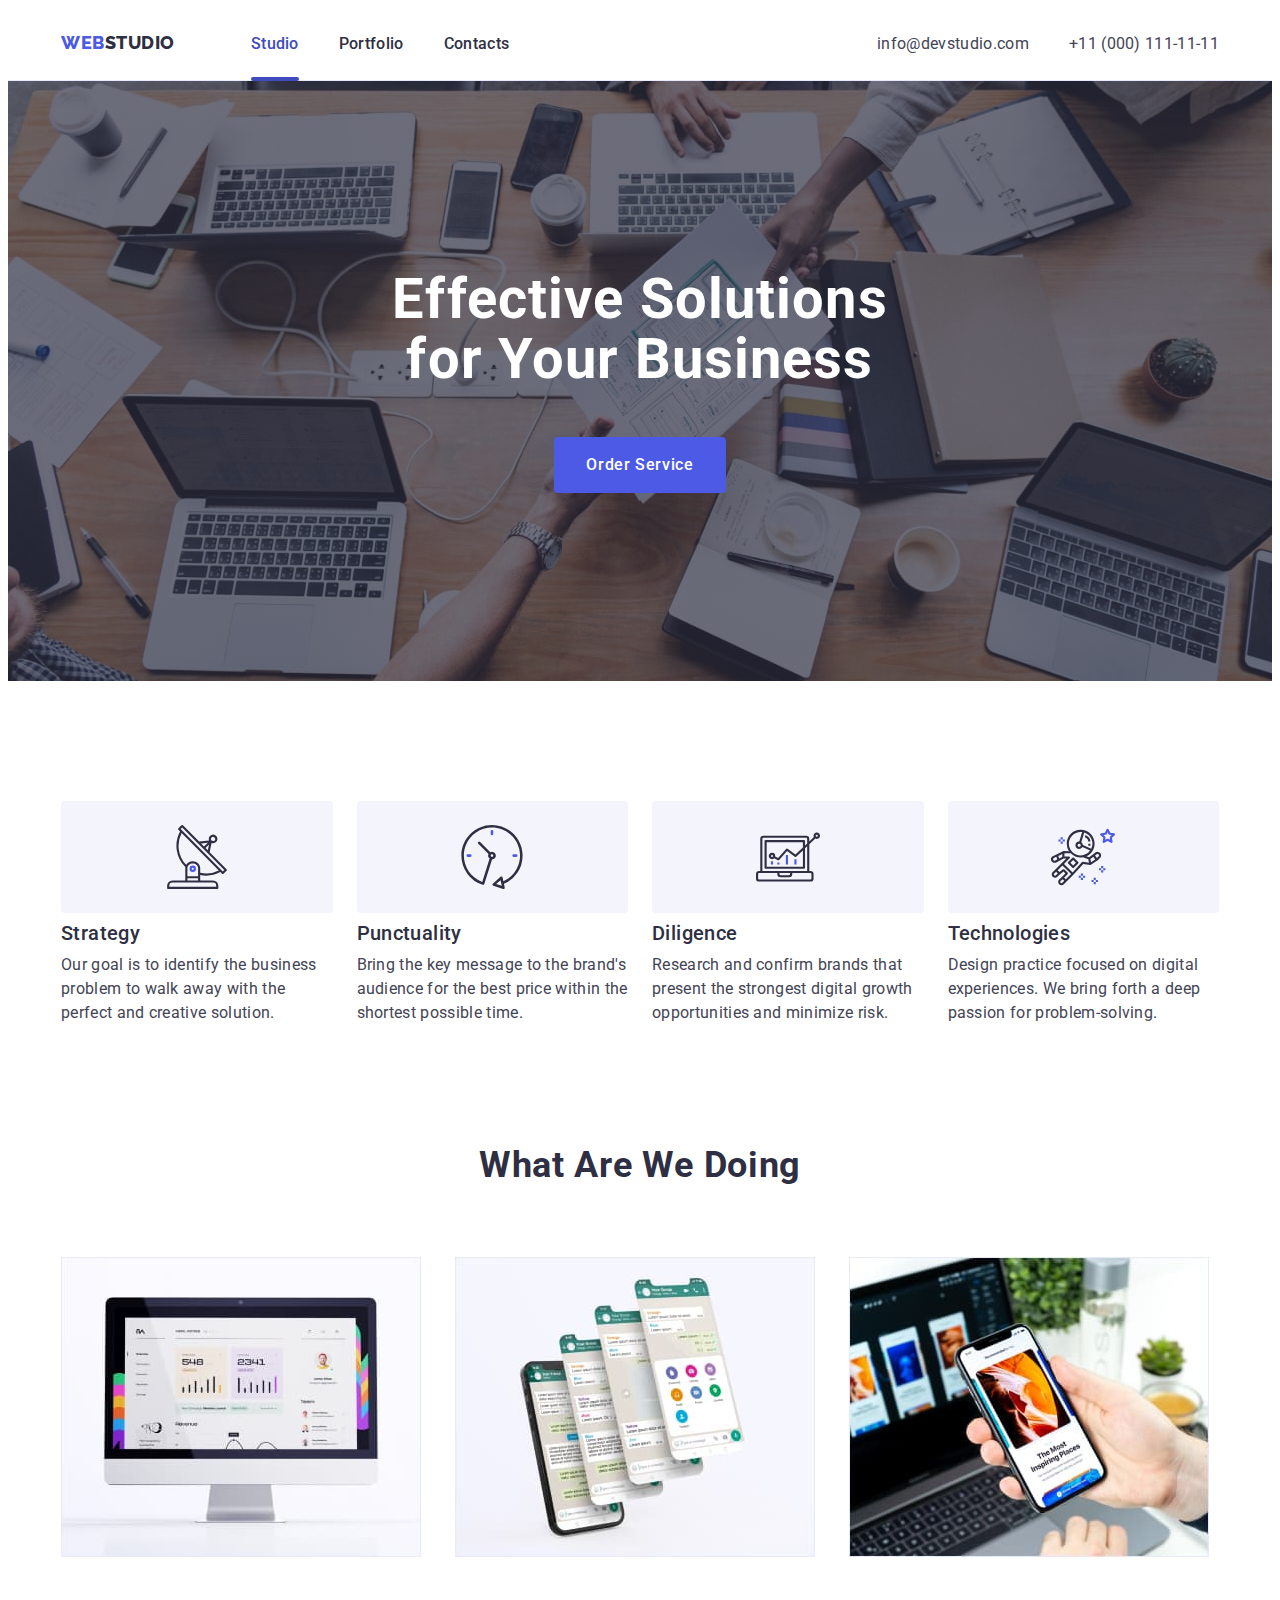
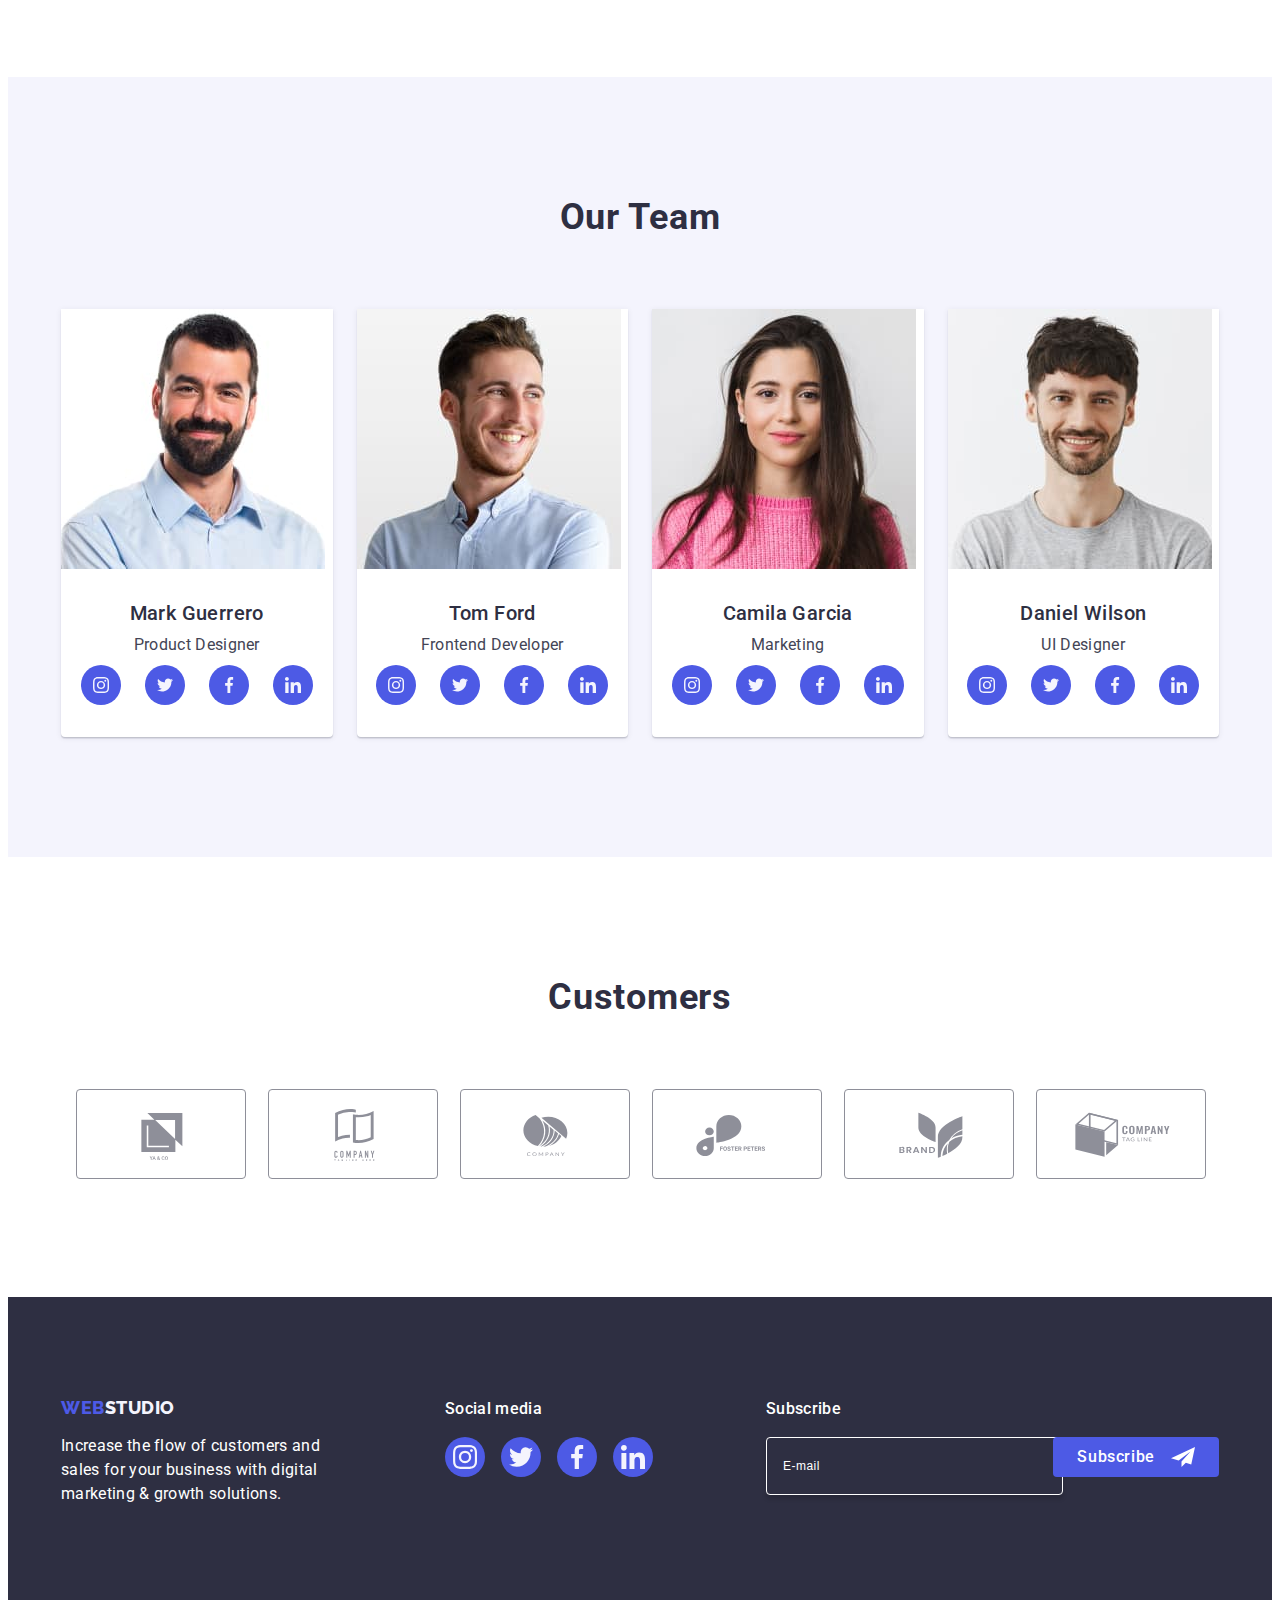
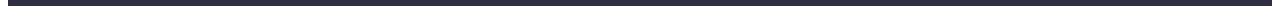
<file: index.html>
<!DOCTYPE html>
<html lang="en">

<head>
    <meta charset="UTF-8">
    <meta name="viewport" content="width=device-width, initial-scale=1.0">

    <title>WEBSTUDIO</title>

    <link rel="preconnect" href="https://fonts.googleapis.com">
    <link rel="preconnect" href="https://fonts.gstatic.com" crossorigin>
    <link
        href="https://fonts.googleapis.com/css2?family=Raleway:wght@800&family=Roboto:wght@400;500;700;900&display=swap"
        rel="stylesheet">
    <link rel="stylesheet" href="https://cdnjs.cloudflare.com/ajax/libs/modern-normalize/2.0.0/modern-normalize.min.css"
        integrity="sha512-4xo8blKMVCiXpTaLzQSLSw3KFOVPWhm/TRtuPVc4WG6kUgjH6J03IBuG7JZPkcWMxJ5huwaBpOpnwYElP/m6wg=="
        crossorigin="anonymous" referrerpolicy="no-referrer" />
    <link href="./css/styles.css" rel="stylesheet">
</head>

<body>
    <header>
        <div class="container flex space-between">
            <nav class="flex">
                <a class="logo raleway-font iris nav-link" href="./index.html">WEB<span
                        class="navy-blue">STUDIO</span></a>

                <ul class="medium navy-blue flex">
                    <li><a class="nav-link navy-blue current" href="./index.html">Studio</a></li>
                    <li><a class="nav-link navy-blue" href="./portfolio.html">Portfolio</a></li>
                    <li><a class="nav-link navy-blue" href="">Contacts</a></li>
                </ul>
            </nav>

            <address class="address">
                <ul class="flex">
                    <li><a class="nav-link slate" href="mailto:info@devstudio.com">info@devstudio.com</a></li>
                    <li><a class="nav-link slate" href="tel:+110001111111">+11 (000) 111-11-11</a></li>
                </ul>
            </address>
        </div>
    </header>
    <main>
        <section class="section main-section white">
            <div class="container">
                <h1 class="white main-title">Effective Solutions for Your Business</h1>

                <button class="base-button order-button" type="button" data-modal-open>Order Service</button>
            </div>
        </section>
        <section class="section advantages-section">
            <div class="container">
                <h2 class="title visually-hidden">Advantages</h2>
                <ul class="flex advantages">
                    <li class="list-item">
                        <div class="advantage-icon-container">
                            <svg class="advantage-icon" width="64" height="64">
                                <use href="./images/icons.svg#icon-antenna"></use>
                            </svg>
                        </div>
                        <h3 class="sub-title">Strategy</h3>
                        <p>Our goal is to identify the business problem to walk away with the perfect and creative
                            solution.
                        </p>
                    </li>
                    <li class="list-item">
                        <div class="advantage-icon-container">
                            <svg class="advantage-icon" width="64" height="64">
                                <use href="./images/icons.svg#icon-clock"></use>
                            </svg>
                        </div>
                        <h3 class="sub-title">Punctuality</h3>
                        <p>Bring the key message to the brand's audience for the best price within the shortest possible
                            time.</p>
                    </li>
                    <li class="list-item">
                        <div class="advantage-icon-container">
                            <svg class="advantage-icon" width="64" height="64">
                                <use href="./images/icons.svg#icon-diagram"></use>
                            </svg>
                        </div>
                        <h3 class="sub-title">Diligence</h3>
                        <p>Research and confirm brands that present the strongest digital growth opportunities and
                            minimize
                            risk.</p>
                    </li>
                    <li class="list-item">
                        <div class="advantage-icon-container">
                            <svg class="advantage-icon" width="64" height="64">
                                <use href="./images/icons.svg#icon-astronaut"></use>
                            </svg>
                        </div>
                        <h3 class="sub-title">Technologies</h3>
                        <p>Design practice focused on digital experiences. We bring forth a deep passion for
                            problem-solving.</p>
                    </li>
                </ul>
            </div>
        </section>
        <section class="section doing-section">
            <div class="container">
                <h2 class="title">What are we doing</h2>
                <ul class="doing-list">
                    <li class="list-item">
                        <img src="./images/doing_1.jpg" alt="image of the user's analytical data" width="360">
                    </li>
                    <li class="list-item">
                        <img src="./images/doing_2.jpg" alt="mobile chat data image" width="360">
                    </li>
                    <li class="list-item">
                        <img src="./images/doing_3.jpg" alt="image responsive design for PC and mobile devices"
                            width="360">
                    </li>
                </ul>
            </div>
        </section>
        <section class="section cloud-bg team-section">
            <div class="container">
                <h2 class="title">Our Team</h2>
                <ul class="team">
                    <li class="team-card list-item">
                        <img src="./images/avatar/mark.jpg" alt="" width="264">
                        <div class="team-card-description">
                            <h3 class="sub-title">Mark Guerrero</h3>
                            <p>Product Designer</p>
                            <ul class="socials">
                                <li class="social-item">
                                    <a class="social-link" href="https://www.instagram.com/" target="_blank"
                                        aria-label="Link to Instagram">
                                        <svg class="social-icon" width="16" height="16">
                                            <use href="./images/icons.svg#icon-instagram"></use>
                                        </svg>
                                    </a>
                                </li>

                                <li class="social-item">
                                    <a class="social-link" href="https://twitter.com/" target="_blank"
                                        aria-label="Link to Twitter">
                                        <svg class="social-icon" width="16" height="16">
                                            <use href="./images/icons.svg#icon-twitter"></use>
                                        </svg>
                                    </a>
                                </li>

                                <li class="social-item">
                                    <a class="social-link" href="https://www.facebook.com/" target="_blank"
                                        aria-label="Link to Facebook">
                                        <svg class="social-icon" width="16" height="16">
                                            <use href="./images/icons.svg#icon-facebook"></use>
                                        </svg>
                                    </a>
                                </li>

                                <li class="social-item">
                                    <a class="social-link" href="https://www.linkedin.com/" target="_blank"
                                        aria-label="Link to Linkedin">
                                        <svg class="social-icon" width="16" height="16">
                                            <use href="./images/icons.svg#icon-linkedin"></use>
                                        </svg>
                                    </a>
                                </li>
                            </ul>
                        </div>
                    </li>
                    <li class="team-card list-item">
                        <img src="./images/avatar/tom.jpg" alt="" width="264">
                        <div class="team-card-description">
                            <h3 class="sub-title">Tom Ford</h3>
                            <p>Frontend Developer</p>
                            <ul class="socials">
                                <li class="social-item">
                                    <a class="social-link" href="https://www.instagram.com/" target="_blank"
                                        aria-label="Link to Instagram">
                                        <svg class="social-icon" width="16" height="16">
                                            <use href="./images/icons.svg#icon-instagram"></use>
                                        </svg>
                                    </a>
                                </li>

                                <li class="social-item">
                                    <a class="social-link" href="https://twitter.com/" target="_blank"
                                        aria-label="Link to Twitter">
                                        <svg class="social-icon" width="16" height="16">
                                            <use href="./images/icons.svg#icon-twitter"></use>
                                        </svg>
                                    </a>
                                </li>

                                <li class="social-item">
                                    <a class="social-link" href="https://www.facebook.com/" target="_blank"
                                        aria-label="Link to Facebook">
                                        <svg class="social-icon" width="16" height="16">
                                            <use href="./images/icons.svg#icon-facebook"></use>
                                        </svg>
                                    </a>
                                </li>

                                <li class="social-item">
                                    <a class="social-link" href="https://www.linkedin.com/" target="_blank"
                                        aria-label="Link to Linkedin">
                                        <svg class="social-icon" width="16" height="16">
                                            <use href="./images/icons.svg#icon-linkedin"></use>
                                        </svg>
                                    </a>
                                </li>
                            </ul>
                        </div>
                    </li>
                    <li class="team-card list-item">
                        <img src="./images/avatar/camila.jpg" alt="" width="264">
                        <div class="team-card-description">
                            <h3 class="sub-title">Camila Garcia</h3>
                            <p>Marketing</p>
                            <ul class="socials">
                                <li class="social-item">
                                    <a class="social-link" href="https://www.instagram.com/" target="_blank"
                                        aria-label="Link to Instagram">
                                        <svg class="social-icon" width="16" height="16">
                                            <use href="./images/icons.svg#icon-instagram"></use>
                                        </svg>
                                    </a>
                                </li>

                                <li class="social-item">
                                    <a class="social-link" href="https://twitter.com/" target="_blank"
                                        aria-label="Link to Twitter">
                                        <svg class="social-icon" width="16" height="16">
                                            <use href="./images/icons.svg#icon-twitter"></use>
                                        </svg>
                                    </a>
                                </li>

                                <li class="social-item">
                                    <a class="social-link" href="https://www.facebook.com/" target="_blank"
                                        aria-label="Link to Facebook">
                                        <svg class="social-icon" width="16" height="16">
                                            <use href="./images/icons.svg#icon-facebook"></use>
                                        </svg>
                                    </a>
                                </li>

                                <li class="social-item">
                                    <a class="social-link" href="https://www.linkedin.com/" target="_blank"
                                        aria-label="Link to Linkedin">
                                        <svg class="social-icon" width="16" height="16">
                                            <use href="./images/icons.svg#icon-linkedin"></use>
                                        </svg>
                                    </a>
                                </li>
                            </ul>
                        </div>
                    </li>
                    <li class="team-card list-item">
                        <img src="./images/avatar/daniel.jpg" alt="" width="264">
                        <div class="team-card-description">
                            <h3 class="sub-title">Daniel Wilson</h3>
                            <p>UI Designer</p>
                            <ul class="socials">
                                <li class="social-item">
                                    <a class="social-link" href="https://www.instagram.com/" target="_blank"
                                        aria-label="Link to Instagram">
                                        <svg class="social-icon" width="16" height="16">
                                            <use href="./images/icons.svg#icon-instagram"></use>
                                        </svg>
                                    </a>
                                </li>

                                <li class="social-item">
                                    <a class="social-link" href="https://twitter.com/" target="_blank"
                                        aria-label="Link to Twitter">
                                        <svg class="social-icon" width="16" height="16">
                                            <use href="./images/icons.svg#icon-twitter"></use>
                                        </svg>
                                    </a>
                                </li>

                                <li class="social-item">
                                    <a class="social-link" href="https://www.facebook.com/" target="_blank"
                                        aria-label="Link to Facebook">
                                        <svg class="social-icon" width="16" height="16">
                                            <use href="./images/icons.svg#icon-facebook"></use>
                                        </svg>
                                    </a>
                                </li>

                                <li class="social-item">
                                    <a class="social-link" href="https://www.linkedin.com/" target="_blank"
                                        aria-label="Link to Linkedin">
                                        <svg class="social-icon" width="16" height="16">
                                            <use href="./images/icons.svg#icon-linkedin"></use>
                                        </svg>
                                    </a>
                                </li>
                            </ul>
                        </div>
                    </li>
                </ul>
            </div>
        </section>
        <section class="section customers-section">
            <div class="container">
                <h2 class="title">Customers</h2>
                <ul class="customers">
                    <li class="customer-item">
                        <a class="customer-link" href="#" target="_blank" aria-label="Link to Customer">
                            <svg class="customer-icon" width="104" height="56">
                                <use href="./images/icons.svg#icon-client-1"></use>
                            </svg>
                        </a>
                    </li>
                    <li class="customer-item">
                        <a class="customer-link" href="#" target="_blank" aria-label="Link to Customer">
                            <svg class="customer-icon" width="104" height="56">
                                <use href="./images/icons.svg#icon-client-2"></use>
                            </svg>
                        </a>
                    </li>
                    <li class="customer-item">
                        <a class="customer-link" href="#" target="_blank" aria-label="Link to Customer">
                            <svg class="customer-icon" width="104" height="56">
                                <use href="./images/icons.svg#icon-client-3"></use>
                            </svg>
                        </a>
                    </li>
                    <li class="customer-item">
                        <a class="customer-link" href="#" target="_blank" aria-label="Link to Customer">
                            <svg class="customer-icon" width="104" height="56">
                                <use href="./images/icons.svg#icon-client-4"></use>
                            </svg>
                        </a>
                    </li>
                    <li class="customer-item">
                        <a class="customer-link" href="#" target="_blank" aria-label="Link to Customer">
                            <svg class="customer-icon" width="104" height="56">
                                <use href="./images/icons.svg#icon-client-5"></use>
                            </svg>
                        </a>
                    </li>
                    <li class="customer-item">
                        <a class="customer-link" href="#" target="_blank" aria-label="Link to Customer">
                            <svg class="customer-icon" width="104" height="56">
                                <use href="./images/icons.svg#icon-client-6"></use>
                            </svg>
                        </a>
                    </li>
                </ul>
            </div>
        </section>
    </main>

    <footer class="footer navy-blue-bg white">
        <div class="container flex">
            <div class="studio-container">
                <a class="logo raleway-font iris" href="./index.html">WEB<span class="cloud">STUDIO</span></a>
                <p>Increase the flow of customers and sales for your business with digital marketing &amp; growth
                    solutions.
                </p>
            </div>
            <div class="socials-container">
                <div class="social-title">Social media</div>
                <ul class="socials">
                    <li class="social-item">
                        <a class="social-link" href="https://www.instagram.com/" target="_blank"
                            aria-label="Link to Instagram">
                            <svg class="social-icon" width="24" height="24">
                                <use href="./images/icons.svg#icon-instagram"></use>
                            </svg>
                        </a>
                    </li>

                    <li class="social-item">
                        <a class="social-link" href="https://twitter.com/" target="_blank" aria-label="Link to Twitter">
                            <svg class="social-icon" width="24" height="24">
                                <use href="./images/icons.svg#icon-twitter"></use>
                            </svg>
                        </a>
                    </li>

                    <li class="social-item">
                        <a class="social-link" href="https://www.facebook.com/" target="_blank"
                            aria-label="Link to Facebook">
                            <svg class="social-icon" width="24" height="24">
                                <use href="./images/icons.svg#icon-facebook"></use>
                            </svg>
                        </a>
                    </li>

                    <li class="social-item">
                        <a class="social-link" href="https://www.linkedin.com/" target="_blank"
                            aria-label="Link to Linkedin">
                            <svg class="social-icon" width="24" height="24">
                                <use href="./images/icons.svg#icon-linkedin"></use>
                            </svg>
                        </a>
                    </li>
                </ul>
            </div>
            <div class="footer-form-container">
                <div class="footer-form-title">Subscribe</div>
                <form class="footer-form-subscription" name="subscription_form">
                    <label class="footer-form-subscription-label">
                        <input class="footer-form-subscription-field" type="email" name="subscription_email" placeholder="E-mail">
                    </label>
                    <button class="base-button footer-form-subscription-btn" type="submit">
                        Subscribe
                        <svg class="footer-form-subscription-btn-icon" width="24" height="24">
                            <use href="./images/icons.svg#icon-plane"></use>
                        </svg>
                    </button>
                </form>
            </div>
        </div>
    </footer>

    <div class="backdrop is-hidden" data-modal>
        <div class="modal">
            <button class="modal-btn" type="button" data-modal-close>
                <svg class="modal-btn-icon" width="8" height="8">
                    <use href="./images/icons.svg#icon-close"></use>
                </svg>
            </button>
            <p class="modal-caption">
                <strong>Leave your contacts and we will call you back</strong>
            </p>
            <form class="modal-form" name="contact_form">
                <div class="modal-form-wrapper">
                    <label class="modal-form-label" for="contact_name">Name</label>
                    <div class="modal-form-field">
                        <input type="text" name="contact_name" id="contact-name" class="modal-form-input"/>
                        <svg class="modal-form-icon" width="18" height="24">
                            <use href="./images/icons.svg#icon-person"></use>
                        </svg>
                    </div>
                </div>

                <div class="modal-form-wrapper">
                    <label class="modal-form-label" for="contact_phone">Phone</label>
                    <div class="modal-form-field">
                        <input type="tel" name="contact_phone" id="contact-phone" class="modal-form-input"/>
                        <svg class="modal-form-icon" width="18" height="24">
                            <use href="./images/icons.svg#icon-phone"></use>
                        </svg>
                    </div>
                </div>

                <div class="modal-form-wrapper">
                    <label class="modal-form-label" for="contact_email">Email</label>
                    <div class="modal-form-field">
                        <input type="email" name="contact_email" id="contact-email" class="modal-form-input"/>
                        <svg class="modal-form-icon" width="18" height="24">
                            <use href="./images/icons.svg#icon-email"></use>
                        </svg>
                    </div>
                </div>

                <div class="modal-form-wrapper">
                    <label class="modal-form-label" for="contact_message">Comment</label>

                    <textarea name="contact_message" id="contact_message" rows="7" placeholder="Text input" class="modal-form-message"></textarea>
                </div>

                <div class="modal-form-agreement">                    
                    <label class="modal-form-agreement-desc" for="contact_agreement">
                        <input type="checkbox" name="contact_agreement" id="contact-agreement"/>
                        <span class="modal-form-agreement-checkbox">
                            <svg class="modal-form-agreement-icon" width="10" height="8">
                                <use href="./images/icons.svg#icon-checkmark"></use>
                            </svg>
                        </span>
                        I accept the terms and conditions of the
                        <a class="modal-form-agreement-link" href="#">Privacy Policy</a>
                    </label>                   
                </div>

                <button type="submit" class="base-button modal-form-btn">Send</button>
            </form>
        </div>
    </div>

    <script src="./js/modal.js"></script>
</body>

</html>
</file>
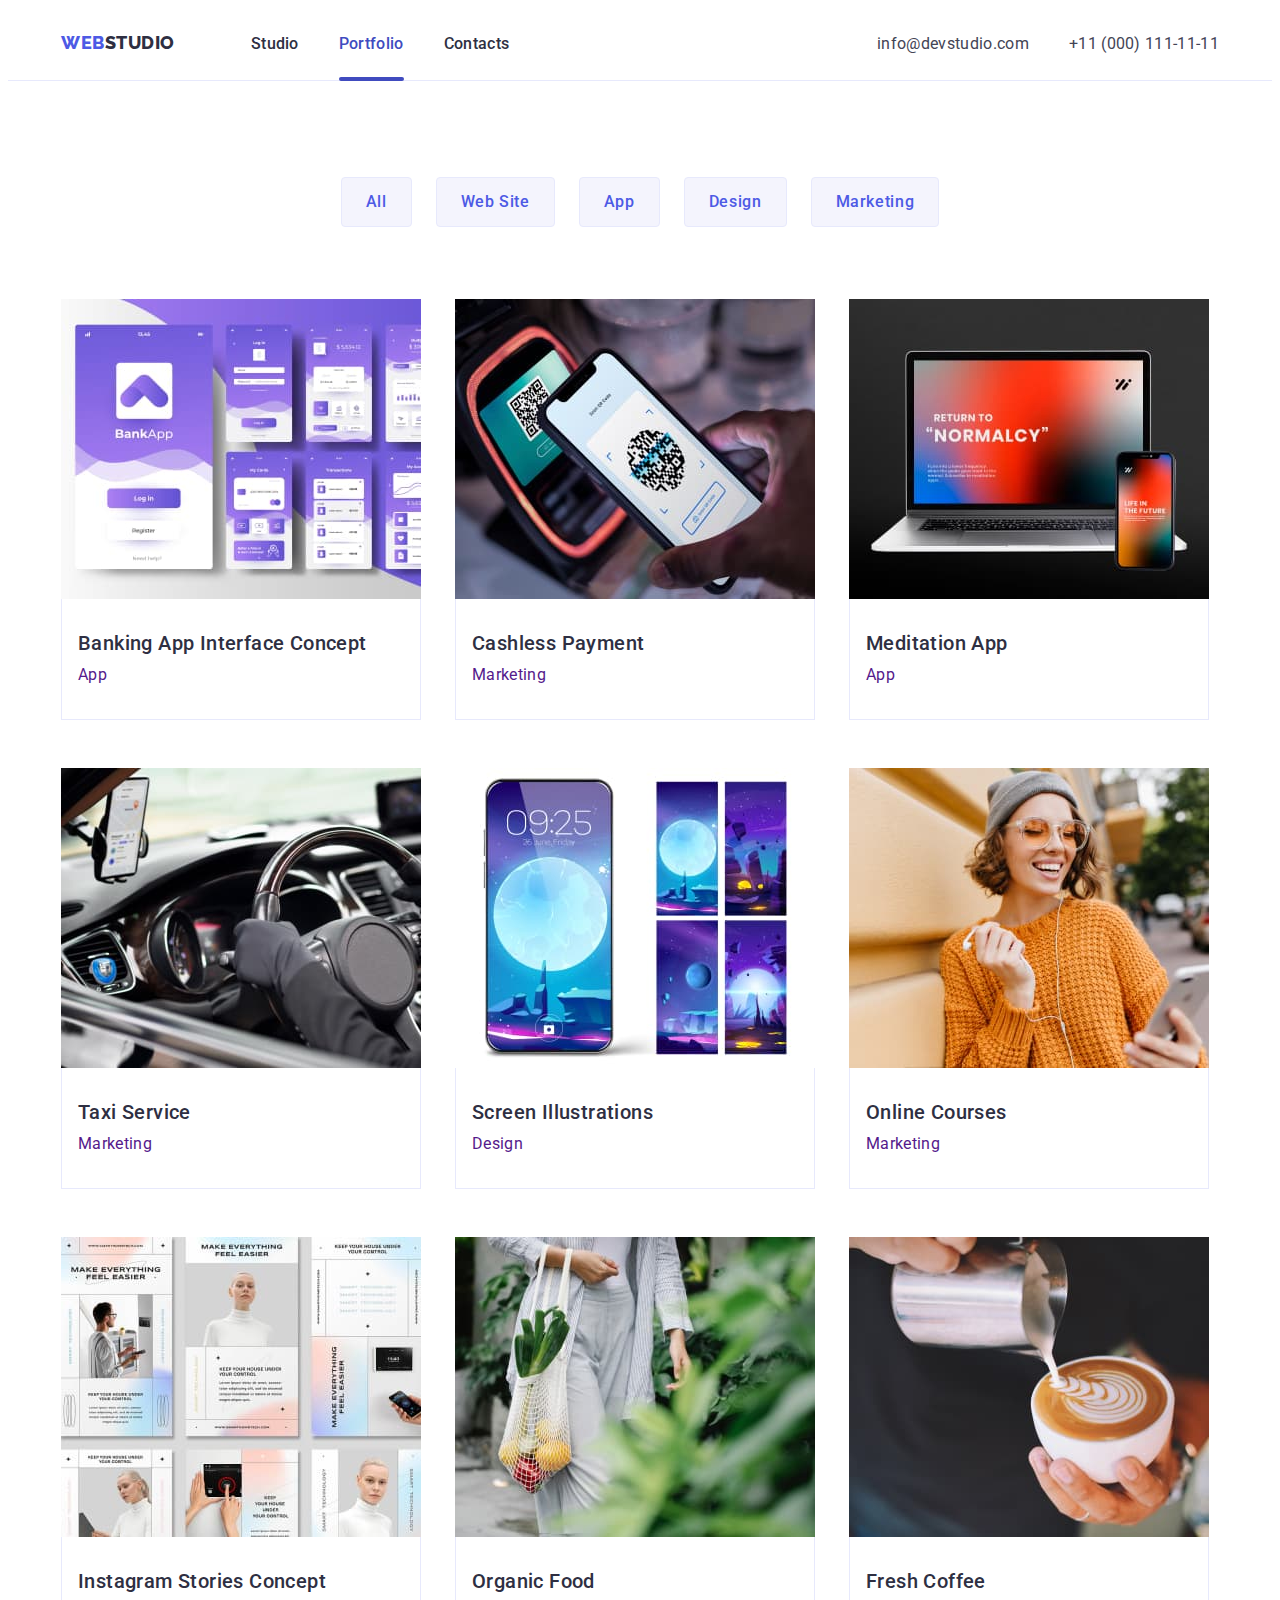
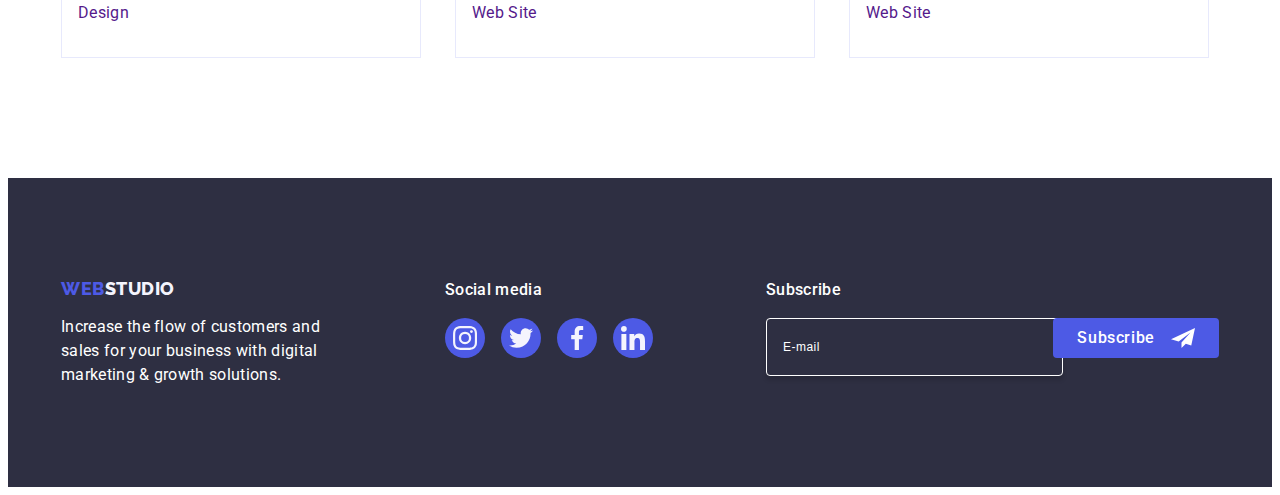
<file: portfolio.html>
<!DOCTYPE html>
<html lang="en">

<head>
    <meta charset="UTF-8">
    <meta name="viewport" content="width=device-width, initial-scale=1.0">

    <title>PORTFOLIO</title>

    <link rel="preconnect" href="https://fonts.googleapis.com">
    <link rel="preconnect" href="https://fonts.gstatic.com" crossorigin>
    <link
        href="https://fonts.googleapis.com/css2?family=Raleway:wght@800&family=Roboto:wght@400;500;700;900&display=swap"
        rel="stylesheet">
    <link rel="stylesheet" href="https://cdnjs.cloudflare.com/ajax/libs/modern-normalize/2.0.0/modern-normalize.min.css"
        integrity="sha512-4xo8blKMVCiXpTaLzQSLSw3KFOVPWhm/TRtuPVc4WG6kUgjH6J03IBuG7JZPkcWMxJ5huwaBpOpnwYElP/m6wg=="
        crossorigin="anonymous" referrerpolicy="no-referrer" />
    <link href="./css/styles.css" rel="stylesheet">
</head>

<body>
    <header>
        <div class="container flex space-between">
            <nav class="flex">
                <a class="logo raleway-font iris nav-link" href="./index.html">WEB<span
                        class="navy-blue">STUDIO</span></a>

                <ul class="medium navy-blue flex">
                    <li><a class="nav-link navy-blue" href="./index.html">Studio</a></li>
                    <li><a class="nav-link navy-blue current" href="./portfolio.html">Portfolio</a></li>
                    <li><a class="nav-link navy-blue" href="">Contacts</a></li>
                </ul>
            </nav>

            <address class="address">
                <ul class="flex">
                    <li><a class="nav-link slate" href="mailto:info@devstudio.com">info@devstudio.com</a></li>
                    <li><a class="nav-link slate" href="tel:+110001111111">+11 (000) 111-11-11</a></li>
                </ul>
            </address>
        </div>
    </header>

    <main>
        <section class="section portfolio-section">
            <div class="container">
                <h1 class="visually-hidden">Portfolio</h1>

                <ul class="flex filters">
                    <li>
                        <button class="filter-button" type="button">All</button>
                    </li>
                    <li>
                        <button class="filter-button" type="button">Web Site</button>
                    </li>
                    <li>
                        <button class="filter-button" type="button">App</button>
                    </li>
                    <li>
                        <button class="filter-button" type="button">Design</button>
                    </li>
                    <li>
                        <button class="filter-button" type="button">Marketing</button>
                    </li>
                </ul>

                <ul class="card">
                    <li class="card-item list-item">
                        <a class="card-link" href="">
                            <div class="image-wrapper">
                                <img src="./images/portfolio/banking_img.jpg" alt="banking app interface concept image"
                                    width="360">
                                <div class="overlay">14 Stylish and User-Friendly App Design Concepts · Task Manager App
                                    · Calorie Tracker App ·
                                    Exotic Fruit Ecommerce App · Cloud Storage App</div>
                            </div>
                            <div class="card-description">
                                <h2 class="sub-title">Banking App Interface Concept</h2>
                                <p>App</p>
                            </div>
                        </a>
                    </li>
                    <li class="card-item list-item">
                        <a class="card-link" href="">
                            <div class="image-wrapper">
                                <img src="./images/portfolio/cashless_img.jpg" alt="cashless payment image" width="360">
                                <div class="overlay">14 Stylish and User-Friendly App Design Concepts · Task Manager App
                                    · Calorie Tracker App ·
                                    Exotic Fruit Ecommerce App · Cloud Storage App</div>
                            </div>
                            <div class="card-description">
                                <h2 class="sub-title">Cashless Payment</h2>
                                <p>Marketing</p>
                            </div>
                        </a>
                    </li>
                    <li class="card-item list-item">
                        <a class="card-link" href="">
                            <div class="image-wrapper">
                                <img src="./images/portfolio/meditation_img.jpg" alt="meditation image" width="360">
                                <div class="overlay">14 Stylish and User-Friendly App Design Concepts · Task Manager App
                                    · Calorie Tracker App ·
                                    Exotic Fruit Ecommerce App · Cloud Storage App</div>
                            </div>
                            <div class="card-description">
                                <h2 class="sub-title">Meditation App</h2>
                                <p>App</p>
                            </div>
                        </a>
                    </li>
                    <li class="card-item list-item">
                        <a class="card-link" href="">
                            <div class="image-wrapper">
                                <img src="./images/portfolio/taxi_img.jpg" alt="taxi service image" width="360">
                                <div class="overlay">14 Stylish and User-Friendly App Design Concepts · Task Manager App
                                    · Calorie Tracker App ·
                                    Exotic Fruit Ecommerce App · Cloud Storage App</div>
                            </div>
                            <div class="card-description">
                                <h2 class="sub-title">Taxi Service</h2>
                                <p>Marketing</p>
                            </div>
                        </a>
                    </li>
                    <li class="card-item list-item">
                        <a class="card-link" href="">
                            <div class="image-wrapper">
                                <img src="./images/portfolio/screen_img.jpg" alt="screen illustrations image"
                                    width="360">
                                <div class="overlay">14 Stylish and User-Friendly App Design Concepts · Task Manager App
                                    · Calorie Tracker App ·
                                    Exotic Fruit Ecommerce App · Cloud Storage App</div>
                            </div>
                            <div class="card-description">
                                <h2 class="sub-title">Screen Illustrations</h2>
                                <p>Design</p>
                            </div>
                        </a>
                    </li>
                    <li class="card-item list-item">
                        <a class="card-link" href="">
                            <div class="image-wrapper">
                                <img src="./images/portfolio/online_img.jpg" alt="online courses image" width="360">
                                <div class="overlay">14 Stylish and User-Friendly App Design Concepts · Task Manager App
                                    · Calorie Tracker App ·
                                    Exotic Fruit Ecommerce App · Cloud Storage App</div>
                            </div>
                            <div class="card-description">
                                <h2 class="sub-title">Online Courses</h2>
                                <p>Marketing</p>
                            </div>
                        </a>
                    </li>
                    <li class="card-item list-item">
                        <a class="card-link" href="">
                            <div class="image-wrapper">
                                <img src="./images/portfolio/instagram_img.jpg" alt="instagram stories concept image"
                                    width="360">
                                <div class="overlay">14 Stylish and User-Friendly App Design Concepts · Task Manager App
                                    · Calorie Tracker App ·
                                    Exotic Fruit Ecommerce App · Cloud Storage App</div>
                            </div>
                            <div class="card-description">
                                <h2 class="sub-title">Instagram Stories Concept</h2>
                                <p>Design</p>
                            </div>
                        </a>
                    </li>
                    <li class="card-item list-item">
                        <a class="card-link" href="">
                            <div class="image-wrapper">
                                <img src="./images/portfolio/organic_img.jpg" alt="organic food image" width="360">
                                <div class="overlay">14 Stylish and User-Friendly App Design Concepts · Task Manager App
                                    · Calorie Tracker App ·
                                    Exotic Fruit Ecommerce App · Cloud Storage App</div>
                            </div>
                            <div class="card-description">
                                <h2 class="sub-title">Organic Food</h2>
                                <p>Web Site</p>
                            </div>
                        </a>
                    </li>
                    <li class="card-item list-item">
                        <a class="card-link" href="">
                            <div class="image-wrapper">
                                <img src="./images/portfolio/fresh_img.jpg" alt="fresh coffee image" width="360">
                                <div class="overlay">14 Stylish and User-Friendly App Design Concepts · Task Manager App
                                    · Calorie Tracker App ·
                                    Exotic Fruit Ecommerce App · Cloud Storage App</div>
                            </div>
                            <div class="card-description">
                                <h2 class="sub-title">Fresh Coffee</h2>
                                <p>Web Site</p>
                            </div>
                        </a>
                    </li>
                </ul>
            </div>
        </section>
    </main>

    <footer class="footer navy-blue-bg white">
        <div class="container flex">
            <div class="studio-container">
                <a class="logo raleway-font iris" href="./index.html">WEB<span class="cloud">STUDIO</span></a>
                <p>Increase the flow of customers and sales for your business with digital marketing &amp; growth
                    solutions.
                </p>
            </div>
            <div class="socials-container">
                <div class="social-title">Social media</div>
                <ul class="socials">
                    <li class="social-item">
                        <a class="social-link" href="https://www.instagram.com/" target="_blank"
                            aria-label="Link to Instagram">
                            <svg class="social-icon" width="24" height="24">
                                <use href="./images/icons.svg#icon-instagram"></use>
                            </svg>
                        </a>
                    </li>

                    <li class="social-item">
                        <a class="social-link" href="https://twitter.com/" target="_blank" aria-label="Link to Twitter">
                            <svg class="social-icon" width="24" height="24">
                                <use href="./images/icons.svg#icon-twitter"></use>
                            </svg>
                        </a>
                    </li>

                    <li class="social-item">
                        <a class="social-link" href="https://www.facebook.com/" target="_blank"
                            aria-label="Link to Facebook">
                            <svg class="social-icon" width="24" height="24">
                                <use href="./images/icons.svg#icon-facebook"></use>
                            </svg>
                        </a>
                    </li>

                    <li class="social-item">
                        <a class="social-link" href="https://www.linkedin.com/" target="_blank"
                            aria-label="Link to Linkedin">
                            <svg class="social-icon" width="24" height="24">
                                <use href="./images/icons.svg#icon-linkedin"></use>
                            </svg>
                        </a>
                    </li>
                </ul>
            </div>
            <div class="footer-form-container">
                <div class="footer-form-title">Subscribe</div>
                <form class="footer-form-subscription">
                    <label class="footer-form-subscription-label">
                        <input class="footer-form-subscription-field" type="email" name="subscription_email" placeholder="E-mail">
                    </label>
                    <button class="base-button footer-form-subscription-btn" type="submit">
                        Subscribe
                        <svg class="footer-form-subscription-btn-icon" width="24" height="24">
                            <use href="./images/icons.svg#icon-plane"></use>
                        </svg>
                    </button>
                </form>
            </div>
        </div>
    </footer>
</body>

</html>
</file>
<file: css/styles.css>
:root {
  --iris-color: #4D5AE5;
  --ocean-color: #404BBF;
  --navy-blue-color: #2E2F42;
  --green-color: #31D0AA;
  --slate-color: #434455;
  --light-slate-color: #8E8F99;
  --cornflower-color: #E7E9FC;
  --cloud-color: #F4F4FD;
  --navy-blue-modal-color: #2E2F4266;
  --grey-color: #2E2F42B2;
  --white-color: #FFFFFF;
  --dairy-color: #FCFCFC;

  --indent-col: 24px;
  --indent-row: var(--indent-col);
  --items: 4;
  --trns-slow: 600ms ease-out;
  --trans-fast: 250ms cubic-bezier(0.4, 0, 0.2, 1);
}

/* Reset styles */
h1,
h2,
h3,
h4,
h5,
h6,
p {
  margin: 0;
}

p:last-child {
  margin-bottom: 0;
}

ul {
  margin: 0;
  padding: 0;
  list-style: none;
}

a {
  text-decoration: none;
  display: inline-block;
}

button {
  cursor: pointer;
}

img {
  display: block;
  max-width: 100%;
  height: auto;
}

.raleway-font {
  font-family: "Raleway", sans-serif;
  font-optical-sizing: auto;
  font-weight: 800;
}

/*Font weiht*/
.medium {
  font-weight: 500;
}

.bold {
  font-weight: 700;
}

.black {
  font-weight: 900;
}

/*Font color*/
.iris {
  color: var(--iris-color);
}

.navy-blue {
  color: var(--navy-blue-color);
}

.cloud {
  color: var(--cloud-color);
}

.white {
  color: var(--white-color);
}

.slate {
  color: var(--slate-color);
}

/*Background color*/
.navy-blue-bg {
  background: var(--navy-blue-color);
}

.cloud-bg {
  background: var(--cloud-color);
}

/*Helpers*/
.visually-hidden {
  position: absolute;
  width: 1px;
  height: 1px;
  margin: -1px;
  border: 0;
  padding: 0;

  white-space: nowrap;
  clip-path: inset(100%);
  clip: rect(0 0 0 0);
  overflow: hidden;
}

.flex {
  display: flex;
}

.flex-column {
  display: flex;
  flex-direction: column;
}

.space-between {
  justify-content: space-between;
}

/*Base*/
body {
  font-family: "Roboto", sans-serif;
  font-weight: 400;
  font-size: 16px;
  line-height: 24px;
  letter-spacing: 0.32px;
  color: var(--slate-color);
  background-color: var(--white-color);
}

/*header*/
.logo {
  font-size: 18px;
  line-height: 21px;
  letter-spacing: 0.54px;
  text-transform: uppercase;
  margin-right: 76px;
}

header {
  border-bottom: 1px solid var(--cornflower-color, #E7E9FC);
}

header ul {
  gap: 40px;
}

.nav-link {
  padding: 24px 0;
  position: relative;
  transition: var(--trans-fast);
  transition-property: color;
}

.nav-link:not(.logo):active,
.nav-link:not(.logo):focus,
.nav-link:not(.logo):hover {
  color: var(--ocean-color);
}

.address {
  font-style: normal;
}

.current {
  color: var(--ocean-color);
}

.current::after {
  content: '';
  position: absolute;
  bottom: -1px;
  left: 0;
  display: block;
  width: 100%;
  height: 4px;
  border-radius: 4px;
  background-color: var(--ocean-color);
}

h1,
h2,
h3 {
  color: var(--navy-blue-color);
}

.main-section {
  padding: 188px 0;  
  background-image: linear-gradient(rgba(46, 47, 66, 0.7), rgba(46, 47, 66, 0.7)), url(../images/hero-bg.jpg);
  background-repeat: no-repeat;
  background-position: center;
  max-width: 1440px;
  margin: 0 auto;
}

.advantages-section,
.team-section,
.customers-section {
  padding: 120px 0;
}

.doing-section {
  padding-bottom: 120px;
}

h1 {
  width: 496px;
  font-size: 56px;
  font-weight: 700;
  line-height: 60px;
  letter-spacing: 1.12px;
  margin: 0 auto;
  margin-bottom: 48px;
  text-align: center;
}

.title {
  font-size: 36px;
  font-weight: 700;
  line-height: 40px;
  letter-spacing: 0.72px;
  text-transform: capitalize;
  text-align: center;
  margin-bottom: 72px;
}

.sub-title {
  font-size: 20px;
  font-weight: 500;
  line-height: 24px;
  letter-spacing: 0.40px;
  margin-bottom: 8px;
}

button {
  font-family: "Roboto", sans-serif;
  font-weight: 500;
  line-height: 24px;
  font-size: 16px;
  letter-spacing: 0.64px;
  cursor: pointer;
  text-align: center;

  transition: var(--trans-fast);
  transition-property: color, background-color;
}

.base-button {
  color: var(--white-color);
  background: var(--iris-color);
}

.filter-button {
  color: var(--iris-color);
  background: var(--cloud-color);
  padding: 12px 24px;
  border-radius: 4px;
  border: 1px solid var(--cornflower-color, #E7E9FC);
}

.filter-button:hover,
.filter-button:focus {
  box-shadow: 0px 3px 1px 0px rgba(0, 0, 0, 0.10), 0px 2px 1px 0px rgba(0, 0, 0, 0.08), 0px 2px 2px 0px rgba(0, 0, 0, 0.12);
}

button:hover,
button:focus {
  background: var(--ocean-color);
  color: var(--white-color);
}

li {
  list-style-type: none;
}

.container {
  width: 1158px;
  margin: 0 auto;
  padding: 0 15px;
}

.order-button {
  display: block;
  padding: 16px 32px;
  border-radius: 4px;
  margin: 0 auto;
  border: none;
}

/*Cards*/
.team-card {
  background-color: var(--white-color);
  border-radius: 0px 0px 4px 4px;
  text-align: center;
  box-shadow: 0px 1px 6px 0px rgba(46, 47, 66, 0.08), 0px 1px 1px 0px rgba(46, 47, 66, 0.16), 0px 2px 1px 0px rgba(46, 47, 66, 0.08);
}

.team-card-description {
  padding: 32px 0;
}

.team-card-description>p {
  margin-bottom: 8px;
}

.advantages,
.team {
  display: flex;
  column-gap: var(--indent-col, 24px);
}

.advantage-icon-container {
  display: flex;
  align-items: center;
  justify-content: center;
  height: 112px;
  border-radius: 4px;
  background: var(--cloud-color);
  margin-bottom: 8px;
}

.list-item {
  flex-basis: calc((100% - var(--indent-col, 24px) * (var(--items, 4) - 1)) / var(--items, 4));
}

.doing-list {
  display: flex;
  column-gap: var(--indent-col, 24px);
  --items: 3;
}

.socials {
  display: flex;
  gap: 24px;
  justify-content: center;
}

.social-item {
  width: 40px;
  height: 40px;
}

.social-link {
  display: flex;
  justify-content: center;
  align-items: center;
  width: 100%;
  height: 100%;
  border-radius: 50%;
  background: var(--iris-color);
}

.social-icon {
  width: 16px;
  height: 16px;
  fill: var(--cloud-color);
}

.customers {
  display: flex;
  gap: 24px;
  justify-content: center;
}

.customer-item {
  width: 168px;
  height: 88px;
}

.customer-link {
  display: flex;
  justify-content: center;
  align-items: center;
  width: 100%;
  height: 100%;
  border-radius: 4px;
  border: 1px solid var(--light-slate-color);
  color: var(--light-slate-color);
  transition: var(--trans-fast);
  transition-property: color, border-color;
}

.customer-link:hover,
.customer-link:focus {
  color: var(--ocean-color);
  border-color: var(--ocean-color);
}

.customer-icon {
  fill: currentColor;
}

.footer {
  padding: 100px 0;
}

.studio-container>a {
  margin-bottom: 16px;
}

.studio-container {
  width: 264px;
  margin-right: 120px;
}

.socials-container {
  margin-right: auto;
}

.socials-container > .socials {
  gap: 16px;
}

.social-title, 
.footer-form-title {
  font-weight: 500;
  margin-bottom: 16px;
}

.social-link {
  transition: var(--trans-fast);
  transition-property: background-color;
}

.social-link:hover,
.social-link:focus {
  background-color: var(--ocean-color);
}

.footer .social-link:hover,
.footer .social-link:focus {
  background-color: var(--green-color);
}

.footer .social-icon {
  width: 24px;
  height: 24px;
}

.footer-form-container {
  max-width: 453px;
  width: 100%;
}
.footer-form-subscription {  
  display: flex;
  gap: 24px;
  align-items: center;
}
.footer-form-subscription-label {
  max-width: 264px;
  flex-basis: 100%;
  height: 40px;
}
.footer-form-subscription-field {
  width: 100%;
  height: 100%;
  background-color: transparent;
  padding: 8px 16px;
  border-radius: 4px;
  border: 1px solid var(--white-color);
  box-shadow: 0px 4px 4px 0px rgba(0, 0, 0, 0.15);
  outline: transparent;

  color: var(--white-color);  
  font-size: 12px;
  line-height: 24px;
  letter-spacing: 0.48px;
}
.footer-form-subscription-field::placeholder {
  color: currentColor;  
}
.footer-form-subscription-btn {
  display: inline-flex;
  justify-content: center;
  align-items: center;
  gap: 16px;
  padding: 8px 24px;

  border-radius: 4px;
  border: none;

  font-weight: 500;
  line-height: 1.5;
  letter-spacing: 0.64px;
}
.footer-form-subscription-btn-icon {
  fill: currentColor;
}

.portfolio-section {
  padding-top: 96px;
  padding-bottom: 120px;
}

.filters {
  margin-bottom: 72px;
  gap: 24px;
  justify-content: center;
}

.card {
  display: flex;
  flex-wrap: wrap;
  --indent-row: 48px;
  --items: 3;
  row-gap: var(--indent-row, 48px);
  column-gap: var(--indent-col, 24px);
}

.card-item {
  background-color: var(--white-color);

}

.card-item:hover,
.card-item:focus,
.card-item:active {
  box-shadow: 0px 1px 6px 0px rgba(46, 47, 66, 0.08), 0px 1px 1px 0px rgba(46, 47, 66, 0.16), 0px 2px 1px 0px rgba(46, 47, 66, 0.08);
}

.card-description {
  padding: 32px 16px;
  border: 1px solid var(--cornflower-color, #E7E9FC);
  border-top: none;
}

.image-wrapper {
  position: relative;
  overflow: hidden;
}

.overlay {
  position: absolute;
  top: 0;
  left: 0;
  width: 100%;
  height: 100%;
  color: var(--cloud-color);
  background: var(--iris-color);
  padding: 40px 32px 0 32px;
  transform: translateY(100%);
  transition: var(--trns-slow);
  transition-property: transform;
}

.card-item:hover .overlay,
.card-item:focus .overlay,
.card-item:active .overlay,
.card-link:active .overlay,
.card-link:focus .overlay {
  transform: translateY(0);
}

.backdrop {
  position: fixed;
  inset: 0;
  background: var(--navy-blue-modal-color);
  opacity: 1;
  visibility: visible;
  pointer-events: initial;
  transition: var(--trns-slow);
  transition-property: opacity, visibility;
}

.modal {
  position: absolute;
  top: 50%;
  left: 50%;
  transform: translateX(-50%) translateY(-50%);
  width: 408px;
  padding: 24px;
  padding-top: 72px;
  min-height: 584px;
  border-radius: 4px;
  background: var(--dairy-color);
  box-shadow: 0px 1px 1px 0px rgba(0, 0, 0, 0.14), 0px 1px 3px 0px rgba(0, 0, 0, 0.12), 0px 2px 1px 0px rgba(0, 0, 0, 0.20);
}

.modal-btn {
  background-color: var(--cornflower-color);
  border: 1px solid rgba(0, 0, 0, 0.10);
  display: flex;
  justify-content: center;
  align-items: center;
  position: absolute;
  top: 24px;
  right: 24px;
  width: 24px;
  height: 24px;
  border-radius: 50%;
  color: var(--navy-blue-color);
}

.modal-btn-icon {
  fill: currentColor;
}

.backdrop.is-hidden {
  opacity: 0;
  visibility: hidden;
  pointer-events: none;
}

.modal-caption {
  color: var(--navy-blue-color);
  text-align: center;  
  line-height: 1.5;
  letter-spacing: 0.32px;
  margin-bottom: 16px;
}
.modal-form-wrapper {
  margin-bottom: 8px;
}
.modal-form-agreement {
  margin-top: 8px;
  margin-bottom: 24px;
}
.modal-form-label {
  display: block;
  margin-bottom: 4px;
  color: var(--light-slate-color);
  font-size: 12px;
  line-height: 1.16;
  letter-spacing: 0.48px;
}
.modal-form-field {
  position: relative;
}
.modal-form-input,
.modal-form-message {
  width: 100%;
  height: 40px;
  padding: 11px 38px;
  border-radius: 4px;
  border: 1px solid var(--navy-blue-modal-color);
  outline: transparent;
  transition: var(--trans-fast);
  transition-property: border-color;

}
.modal-form-input:focus,
.modal-form-message:focus {
  border-color: var(--iris-color);
}
.modal-form-icon {
  position: absolute;
  top: 50%;
  left: 16px;
  transform: translateY(-50%);
  transition: var(--trans-fast);
}
.modal-form-input:focus + .modal-form-icon {
  fill: var(--iris-color);
}
.modal-form-message {
  height: 120px;
  padding: 8px 16px;
  resize: none;
  
  font-size: 12px;
  line-height: 1.16;
  letter-spacing: 0.04em;
}
.modal-form-message::placeholder {
  color: var(--navy-blue-modal-color);
}
.modal-form-agreement-checkbox {
  display: inline-flex;
  align-items: center;
  justify-content: center;
  width: 16px;
  height: 16px;
  margin-right: 8px;
  border: 1px solid var(--navy-blue-modal-color);
  border-radius: 2px;
  transition: var(--trans-fast);
  cursor: pointer;
}
.modal-form-agreement-desc {
  color: var(--light-slate-color);
  font-size: 12px;
  line-height: 1.16;
  letter-spacing: 0.04em;
  position: relative;
  display: block;
}
.modal-form-agreement-desc input {
  position: absolute;
  opacity: 0;
  height: 16px;
  width: 16px;
  z-index: 1;
  cursor: pointer;
}

input[type="checkbox"]:checked 
+ .modal-form-agreement-checkbox {
  border-color: transparent;
  background-color: var(--ocean-color);
}
.modal-form-agreement-icon {
  fill: var(--cloud-color);
  opacity: 0;
  transition: var(--trans-fast);
}
input[type="checkbox"]:checked 
+ .modal-form-agreement-checkbox 
> .modal-form-agreement-icon {
  opacity: 1;
}

.modal-form-agreement-input {
  width: 16px;
  height: 16px;
}

.modal-form-agreement-link {
  color: var(--iris-color);
  text-decoration-line: underline;
  text-decoration-skip-ink: none;
}
.modal-form-btn {
  min-width: 169px;
  display: block;
  margin: 0 auto;
  padding: 16px 32px;
  border-radius: 4px;
  background: var(--iris-color);
  box-shadow: 0px 4px 4px 0px rgba(0, 0, 0, 0.15);
  color: var(--white-color);
  text-align: center;
  font-weight: 500;
  line-height: 1.5;
  letter-spacing: 0.04em;
  border: transparent;
}
</file>
